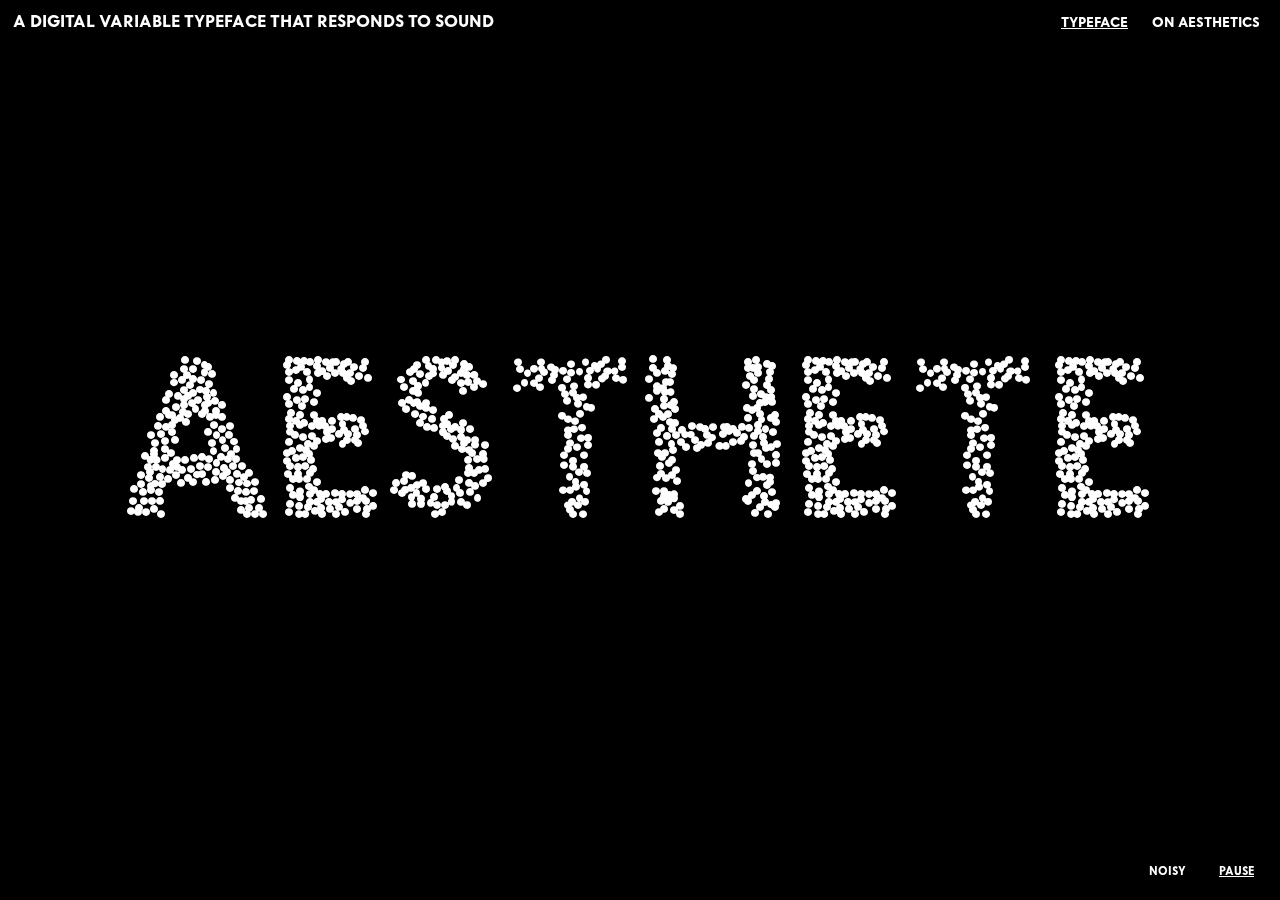
<file: index.html>
<!DOCTYPE html>
<html lang="en">
<head>
  <meta charset="UTF-8">
  <meta name="viewport" content="width=device-width, initial-scale=1.0">
  <title>Aesthete</title>
  <link rel="stylesheet" href="./resources/index.css">
  <link rel="icon" type="image/x-icon" href="./resources/favicon.png">
</head>

<body>
  <div id="menu-bar">
    <div id="menu-right">
      <button id="button-left" type="button">Typeface</button>
      <button id="button-right" type="button">On Aesthetics</button>
    </div>
  </div>

  <div id="mainContent">
    <section class="section section-1">        
      <h1 class="main-text reactive-text">Aesthete</h1>
      <div id="main-info"><p id="main-info-text">A Digital Variable Typeface that Responds to Sound</p>
    </div>
   </section>

    <section class="section section-2">
      <h1 class="display-text" id="displayText">SENSE<br>MEMORY</h1>
      <div class="slider-container">
        <div class="slider-wrapper">
          <input type="range" min="100" max="900" value="100" class="slider" id="weightSlider">
        </div>
        <div class="labels">
          <div class="label-left">
            <div class="label-title">FOCUSED</div>
          </div>
          <div class="label-right">
            <div class="label-title">NOISY</div>
          </div>
        </div>
      </div>
    </section>

    <section class="section section-3">
      <div>
        <p id="about-text">
          Tracing the etymology of <span class="italic">aesthetics</span>, rooted in the Greek <span class="italic">aisthitikos</span>, it originally referred to sensuous perception; cognition through our senses; our bodies' way of perceiving and responding to signals in the world. <span class="italic">Aesthete</span> illustrates this, sensing and reflecting the environment it is used in. Its variability, ranging from focused to illegible noise, mimics our own sensory systems in our technologically-mediated environments. Volume input, in this instance, stands in for sensory noise as a whole; the more stimulus we encounter the more we must dull our senses to compensate, shutting out experience. <span class="italic">Aesthete</span> intentionally engages the body within digital space and technology differently – not as a means for gathering data or capturing attention, but as a mirror for our being in the world, encouraging bodily awareness and play.
        </p>
      </div>
    </section>

    <section class="section section-4">
      <div class="typing-container">
        <textarea id="typingArea" class="typing-area reactive-text" placeholder="Type here" spellcheck="false"></textarea>
      </div>
    </section>
  </div>

  <div id="aestheticsContent" style="display: none;">
    <div id="menu-bar2">
      <p id="menu-left2">Excerpts from Aesthetics and Anaesthetics Part I&II by Susan Buck-Morss</p>
      <div id="menu-right2">
        <button id="button-left2" type="button">Typeface</button>
        <button id="button-right2" type="button">On Aesthetics</button>
      </div>
    </div>

    <div class="section section5">
      <img src="./resources/bodies.png" loading="lazy">
    </div>

    <div class="section alt">
      <p id="aesthetics-title">ON AESTHETICS</p>
    </div>

    <div class="section section6">
      <img src="./resources/collages.jpg" loading="lazy">
    </div>

    <div class="section alt">
      <span class="aesthete discourse reactive-text">DISCOURSE<br>OF THE BODY</span>  
    </div>

    <div class="section alt">
      <img class="text text1" src="./resources/text.jpg" loading="lazy">
    </div>

    <div class="section section7">
      <img src="./resources/collages2.jpg" loading="lazy">
    </div>

    <div class="section alt">
      <span class="aesthete perceptive reactive-text">PERCEPTIVE<br>BY FEELING</span>  
    </div>

    <div class="section alt">
      <img class="text text2" src="./resources/text2.jpg" loading="lazy">
    </div>

    <div class="section section8">
      <img src="./resources/collages3.jpg" loading="lazy">
    </div>

    <div class="section alt">
      <img class="text text3" src="./resources/text3.jpg" loading="lazy">
    </div>

    <div class="section section9">
      <img src="./resources/collages4.jpg" loading="lazy">
    </div>

    <div class="section alt">
      <span class="aesthete world reactive-text">in the<br>world</span>  
    </div>

    <div class="section alt">
      <img class="text text4" src="./resources/text4.jpg" loading="lazy">
    </div>

    <div class="section section10">
      <img src="./resources/collages5.jpg" loading="lazy">
    </div>

    <div class="section alt">
      <span class="aesthete stimuli reactive-text">psychic<br>shock</span>
    </div>

    <div class="section alt">
      <img class="text text5" src="./resources/text5.jpg" loading="lazy">
    </div>

    <div class="section section11">
      <img src="./resources/collages6.jpg" loading="lazy">
    </div>

    <div class="section alt">
      <img class="text text6" src="./resources/text6.jpg" loading="lazy">
    </div>

    <div class="section section12">
      <img src="./resources/collages7.jpg" loading="lazy">
    </div>

    <div class="section alt">
      <span class="aesthete factory reactive-text">injuring<br>the senses</span>
    </div>

    <div class="section alt">
      <img class="text text7" src="./resources/text7.jpg" loading="lazy">
    </div>

    <div class="section section13">
      <img src="./resources/collages8.jpg" loading="lazy">
    </div>

    <div class="section alt">
      <img class="text text8" src="./resources/text8.jpg" loading="lazy">
    </div>

    <div class="section section14">
      <img src="./resources/collages9.jpg" loading="lazy">
    </div>

    <div class="section alt">
      <img class="text text9" src="./resources/text9.jpg" loading="lazy">
    </div>

    <div class="section section15">
      <img src="./resources/collages10.jpg" loading="lazy">
    </div>

    <div class="section alt">
      <span class="aesthete control reactive-text">control<br>through<br>excess</span>
    </div>

    <div class="section alt">
      <img class="text text10" src="./resources/text10.jpg" loading="lazy">
    </div>

    <div class="section section16">
      <img src="./resources/collages11.jpg" loading="lazy">
    </div>

    <div class="section alt">
      <span class="aesthete perception reactive-text">crisis in<br>perception</span>
    </div>

    <div class="section alt">
      <img class="text text11" src="./resources/text11.jpg" loading="lazy">
    </div>

    <div class="section section17">
      <img src="./resources/collages12.jpg" loading="lazy">
    </div>

    <div class="section alt">
      <img class="text text12" src="./resources/text12.jpg" loading="lazy">
    </div>

    <div class="section section18">
      <img src="./resources/collages13.jpg" loading="lazy">
    </div>

    <div class="section alt">
      <span class="aesthete body reactive-text">a body<br>divorced</span>
    </div>

    <div class="section alt">
      <img class="text text13" src="./resources/text13.jpg" loading="lazy">
    </div>

    <div class="section section19">
      <img src="./resources/collages14.jpg" loading="lazy">
    </div>

    <div class="section alt">
      <span class="aesthete reception reactive-text">loss of<br>reception</span>
    </div>

    <div class="section alt">
      <img class="text text14" src="./resources/text14.jpg" loading="lazy">
    </div>

    <div class="section section20">
      <img src="./resources/collages15.jpg" loading="lazy">
    </div>

    <div class="section alt">
      <img class="text text15" src="./resources/text15.jpg" loading="lazy">
    </div>
  </div>

 <!-- AUDIO -->
<div style="position: fixed; bottom: 10px; right: 10px; display: flex; gap: 1px; font-family: 'Digital Sans Bold', monospace; font-size: 11px; z-index: 1000;">
  <button id="noisyBtn" style="background: transparent; border: none; color: white; padding: 6px 12px; cursor: pointer; font-family: inherit; font-size: inherit; font-weight: normal; text-decoration: none;">NOISY</button>
  <button id="pauseBtn" style="background: transparent; border: none; color: white; padding: 6px 12px; cursor: pointer; font-family: inherit; font-size: inherit; font-weight: normal; text-decoration: underline;">PAUSE</button>
</div>

<audio id="backgroundAudio" loop>
  <source src="./resources/sounds.mp3" type="audio/mpeg">
</audio>

<!-- NAVIGATION -->
<script>
  const mainContent = document.getElementById('mainContent');
  const aestheticsContent = document.getElementById('aestheticsContent');
  const buttonLeft = document.getElementById('button-left');
  const buttonRight = document.getElementById('button-right');
  const buttonLeft2 = document.getElementById('button-left2');
  const buttonRight2 = document.getElementById('button-right2');

  let mainScrollPosition = 0;
  let aestheticsScrollPosition = 0;

  function showTypefacePage() {
    aestheticsScrollPosition = window.scrollY;
    mainContent.style.display = 'block';
    aestheticsContent.style.display = 'none';
    document.getElementById('menu-bar').style.display = 'block';
    
    document.getElementById('noisyBtn').style.color = 'white';
    document.getElementById('pauseBtn').style.color = 'white';
    
    setTimeout(() => {
      window.scrollTo(0, mainScrollPosition);
    }, 0);
  }

  function showAestheticsPage() {
    mainScrollPosition = window.scrollY;
    mainContent.style.display = 'none';
    aestheticsContent.style.display = 'block';
    document.getElementById('menu-bar').style.display = 'none';
    
    document.getElementById('noisyBtn').style.color = 'black';
    document.getElementById('pauseBtn').style.color = 'black';
    
    setTimeout(() => {
      window.scrollTo(0, aestheticsScrollPosition);
    }, 0);
  }

  buttonLeft.addEventListener('click', showTypefacePage);
  buttonRight.addEventListener('click', showAestheticsPage);
  buttonLeft2.addEventListener('click', showTypefacePage);
  buttonRight2.addEventListener('click', showAestheticsPage);
</script>

<!-- SLIDER -->
<script>
  const weightSlider = document.getElementById('weightSlider');
  const displayText = document.getElementById('displayText');
  const section2 = document.querySelector('.section-2');
  const labels = document.querySelector('.labels');

  if (weightSlider && displayText && section2 && labels) {
    weightSlider.addEventListener('input', function() {
      const weight = this.value;
      displayText.style.fontVariationSettings = `'wght' ${weight}`;
      
      const progress = (weight - 100) / 800;
      
      const bgR = Math.round(124 + (255 - 124) * progress);
      const bgG = Math.round(187 + (255 - 187) * progress);
      const bgB = Math.round(240 + (255 - 240) * progress);
      section2.style.backgroundColor = `rgb(${bgR}, ${bgG}, ${bgB})`;
      
      const textR = Math.round(200 + (0 - 200) * progress);
      const textG = Math.round(255 + (0 - 255) * progress);
      const textB = Math.round(109 + (0 - 109) * progress);
      const textColor = `rgb(${textR}, ${textG}, ${textB})`;
      
      displayText.style.color = textColor;
      labels.style.color = textColor;
    });
  }
</script>

<!-- REACTIVE -->
<script>
  let audioContext, analyser, dataArray;
  const reactiveElements = document.querySelectorAll('.reactive-text');
  const audioElement = document.getElementById('backgroundAudio');
  const noisyBtn = document.getElementById('noisyBtn');
  const pauseBtn = document.getElementById('pauseBtn');

  window.addEventListener('load', async () => {
    try {
      const stream = await navigator.mediaDevices.getUserMedia({ 
        audio: { echoCancellation: false, noiseSuppression: false, autoGainControl: false }
      });
      
      audioContext = new (window.AudioContext || window.webkitAudioContext)();
      analyser = audioContext.createAnalyser();
      analyser.fftSize = 2048;
      analyser.smoothingTimeConstant = 0.18;
      dataArray = new Uint8Array(analyser.frequencyBinCount);
      
      audioContext.createMediaStreamSource(stream).connect(analyser);
      
      // Start animation loop
      (function analyze() {
        analyser.getByteFrequencyData(dataArray);
        const normalized = (dataArray.reduce((a, b) => a + b) / dataArray.length) / 255;
        
        const weight = normalized < 0.07 ? 100 + (normalized / 0.07) * 700 :
                       normalized < 0.10 ? 250 + ((normalized - 0.08) / 0.10) * 900 :
                       600 + Math.pow((normalized - 0.20) / 0.80, 0.4) * 1300;
        
        reactiveElements.forEach(el => el.style.fontVariationSettings = `'wght' ${Math.round(weight)}`);
        requestAnimationFrame(analyze);
      })();
      
    } catch (e) {
      console.error('Mic error:', e);
    }
  });

  noisyBtn.onclick = () => {
    audioElement.play();
    noisyBtn.style.textDecoration = 'underline';
    pauseBtn.style.textDecoration = 'none';
  };

  pauseBtn.onclick = () => {
    audioElement.pause();
    pauseBtn.style.textDecoration = 'underline';
    noisyBtn.style.textDecoration = 'none';
  };
</script>
  
</body>
</html>
</file>
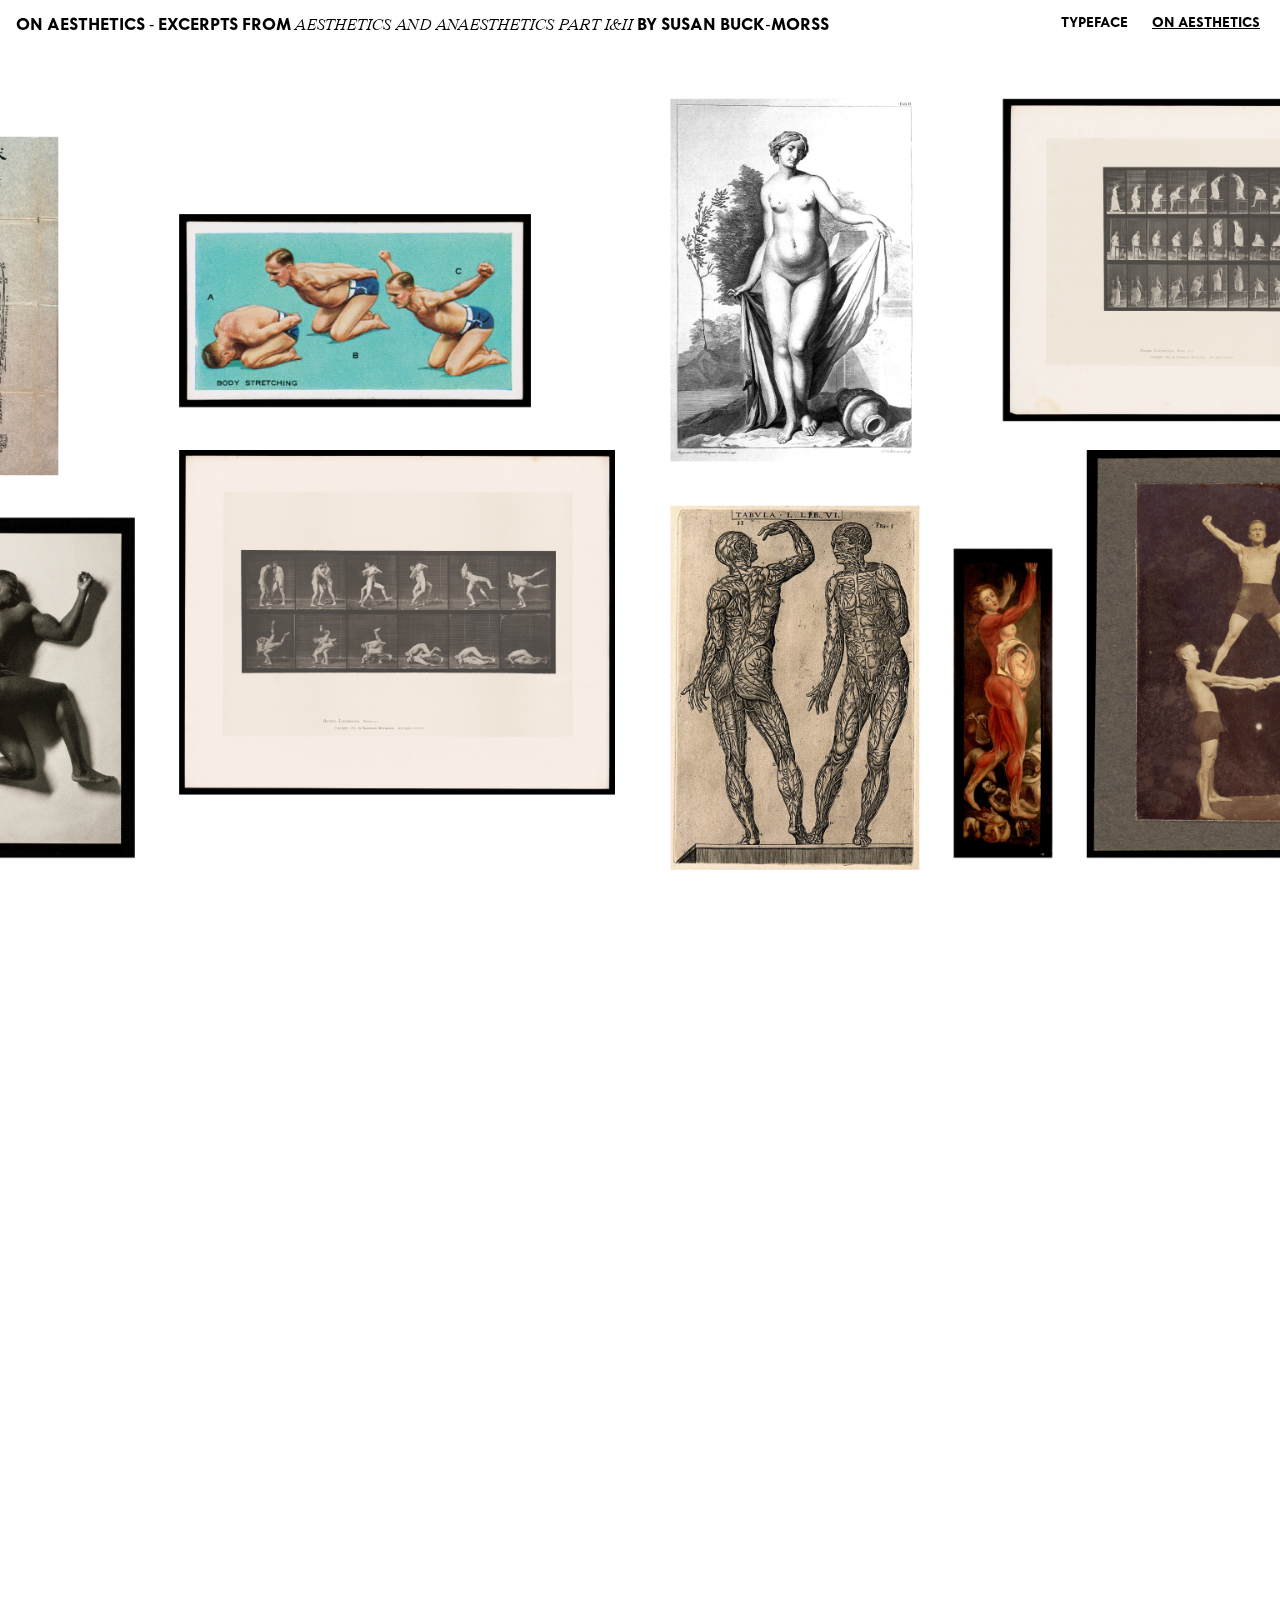
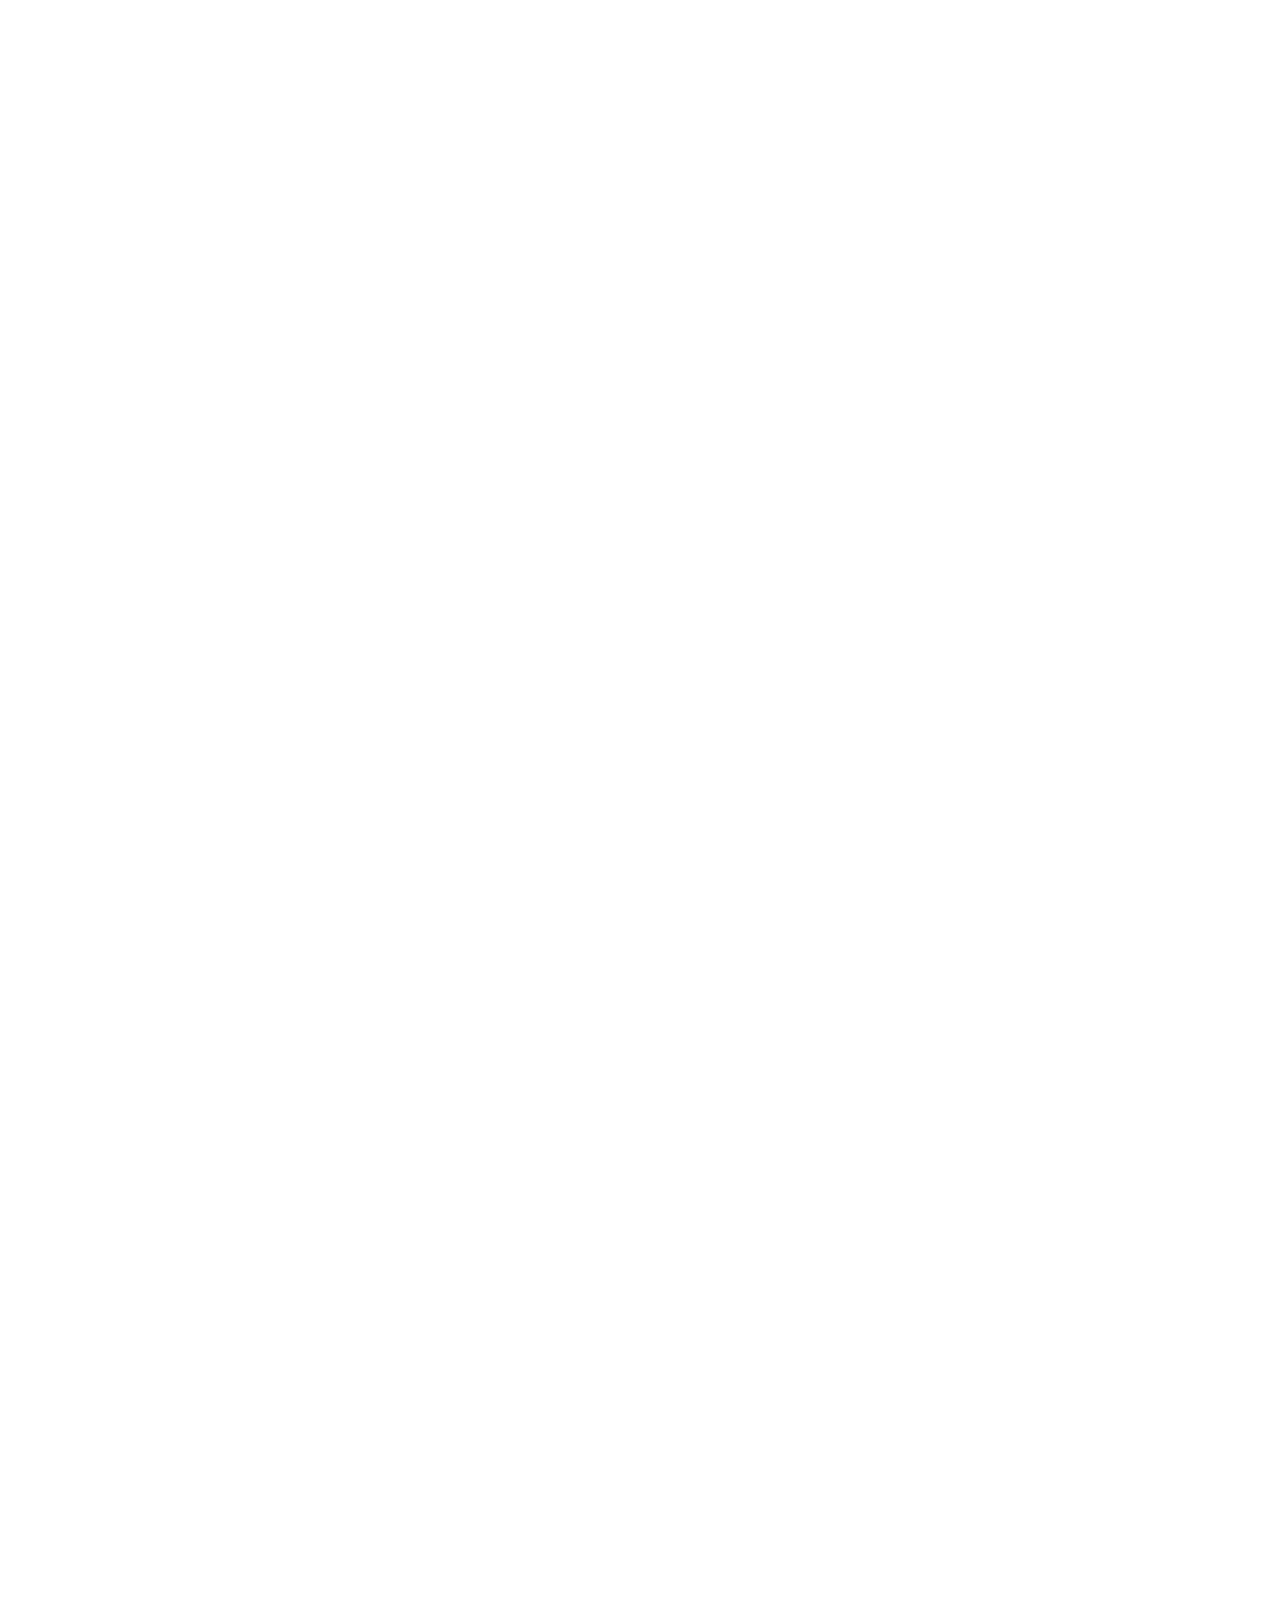
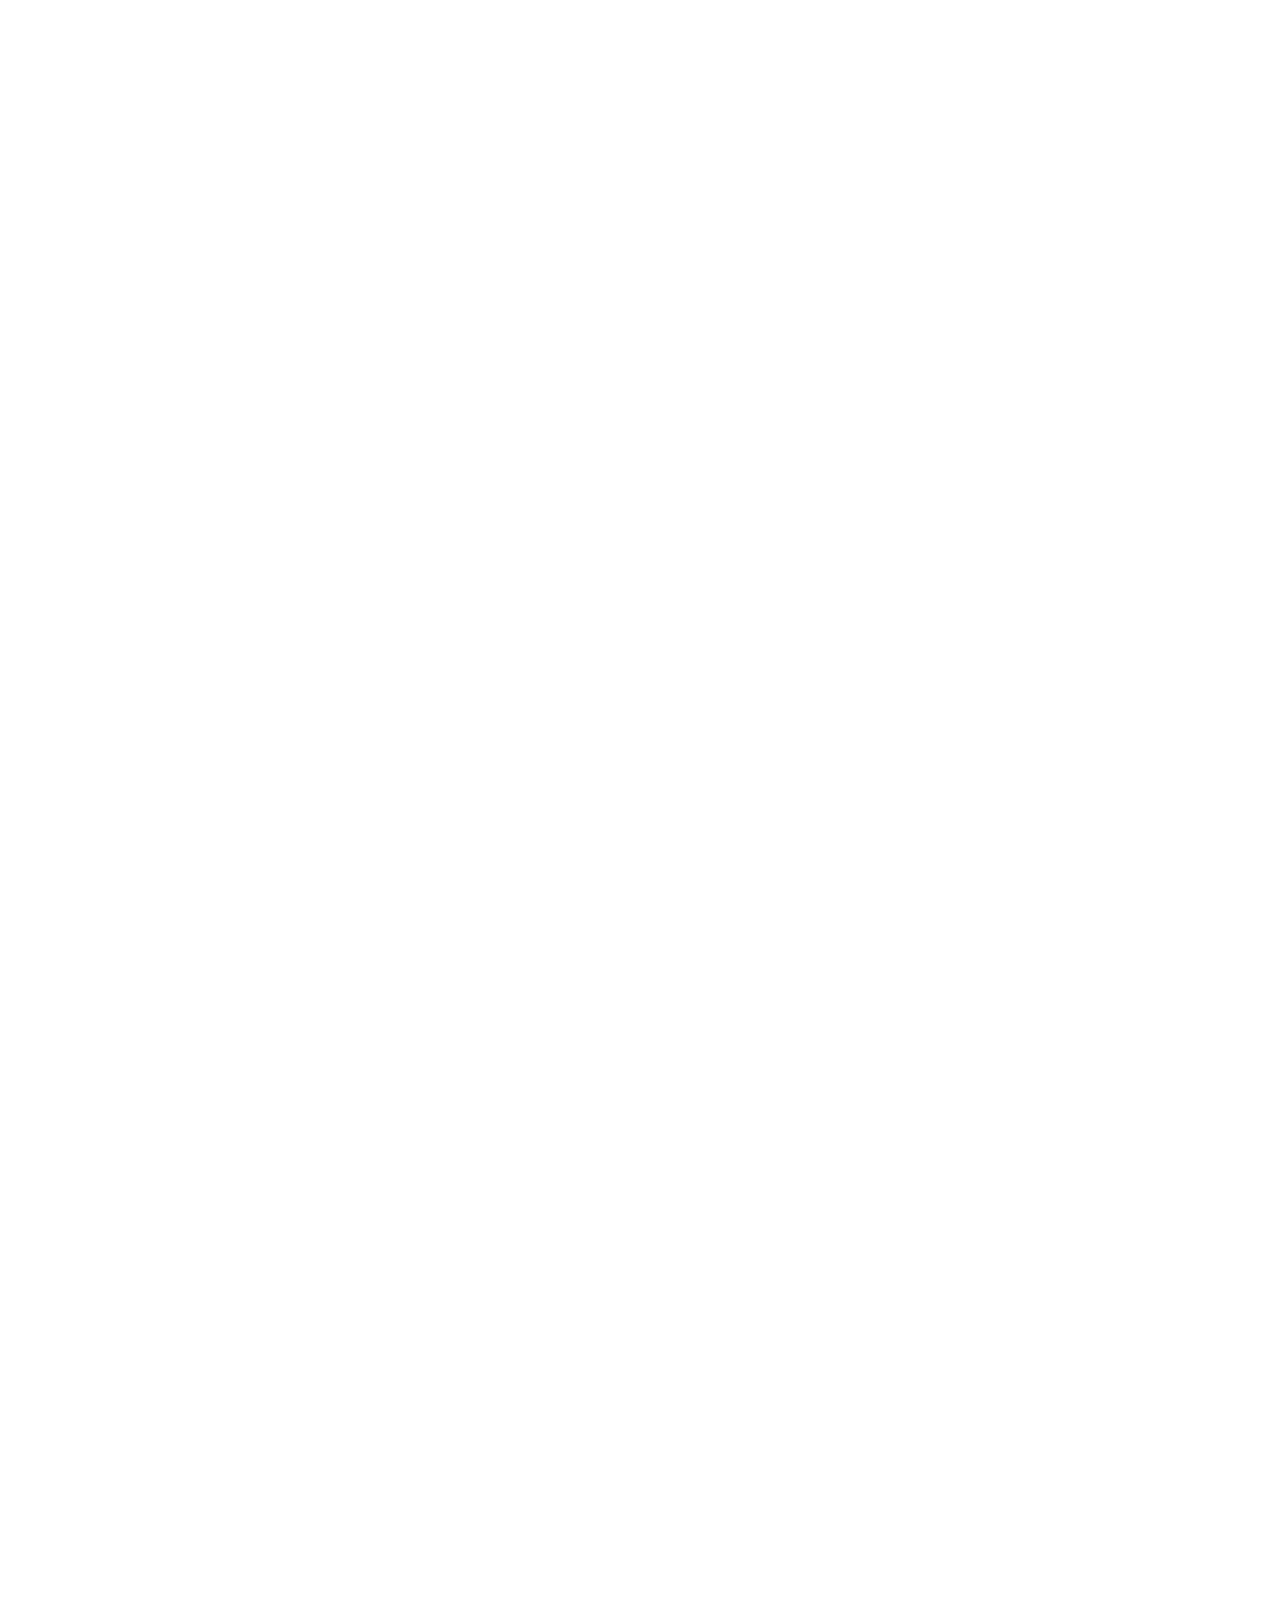
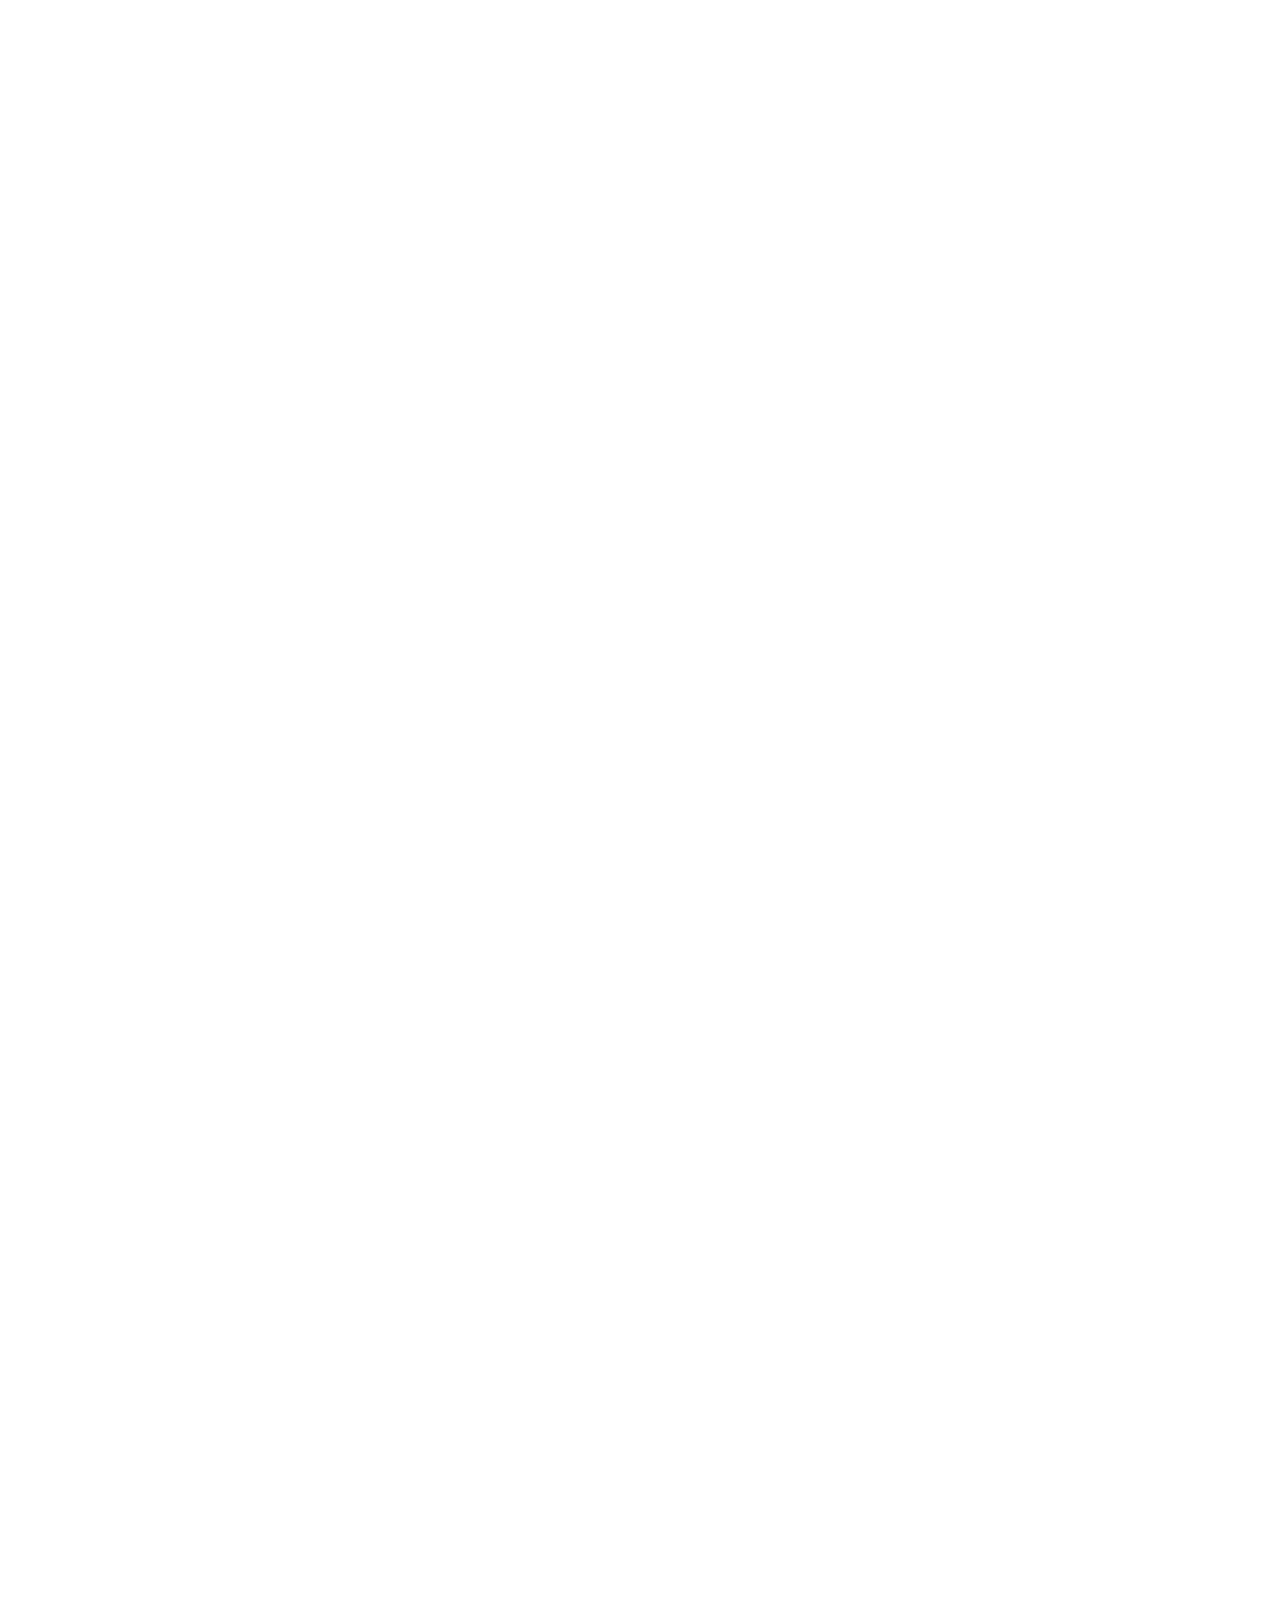
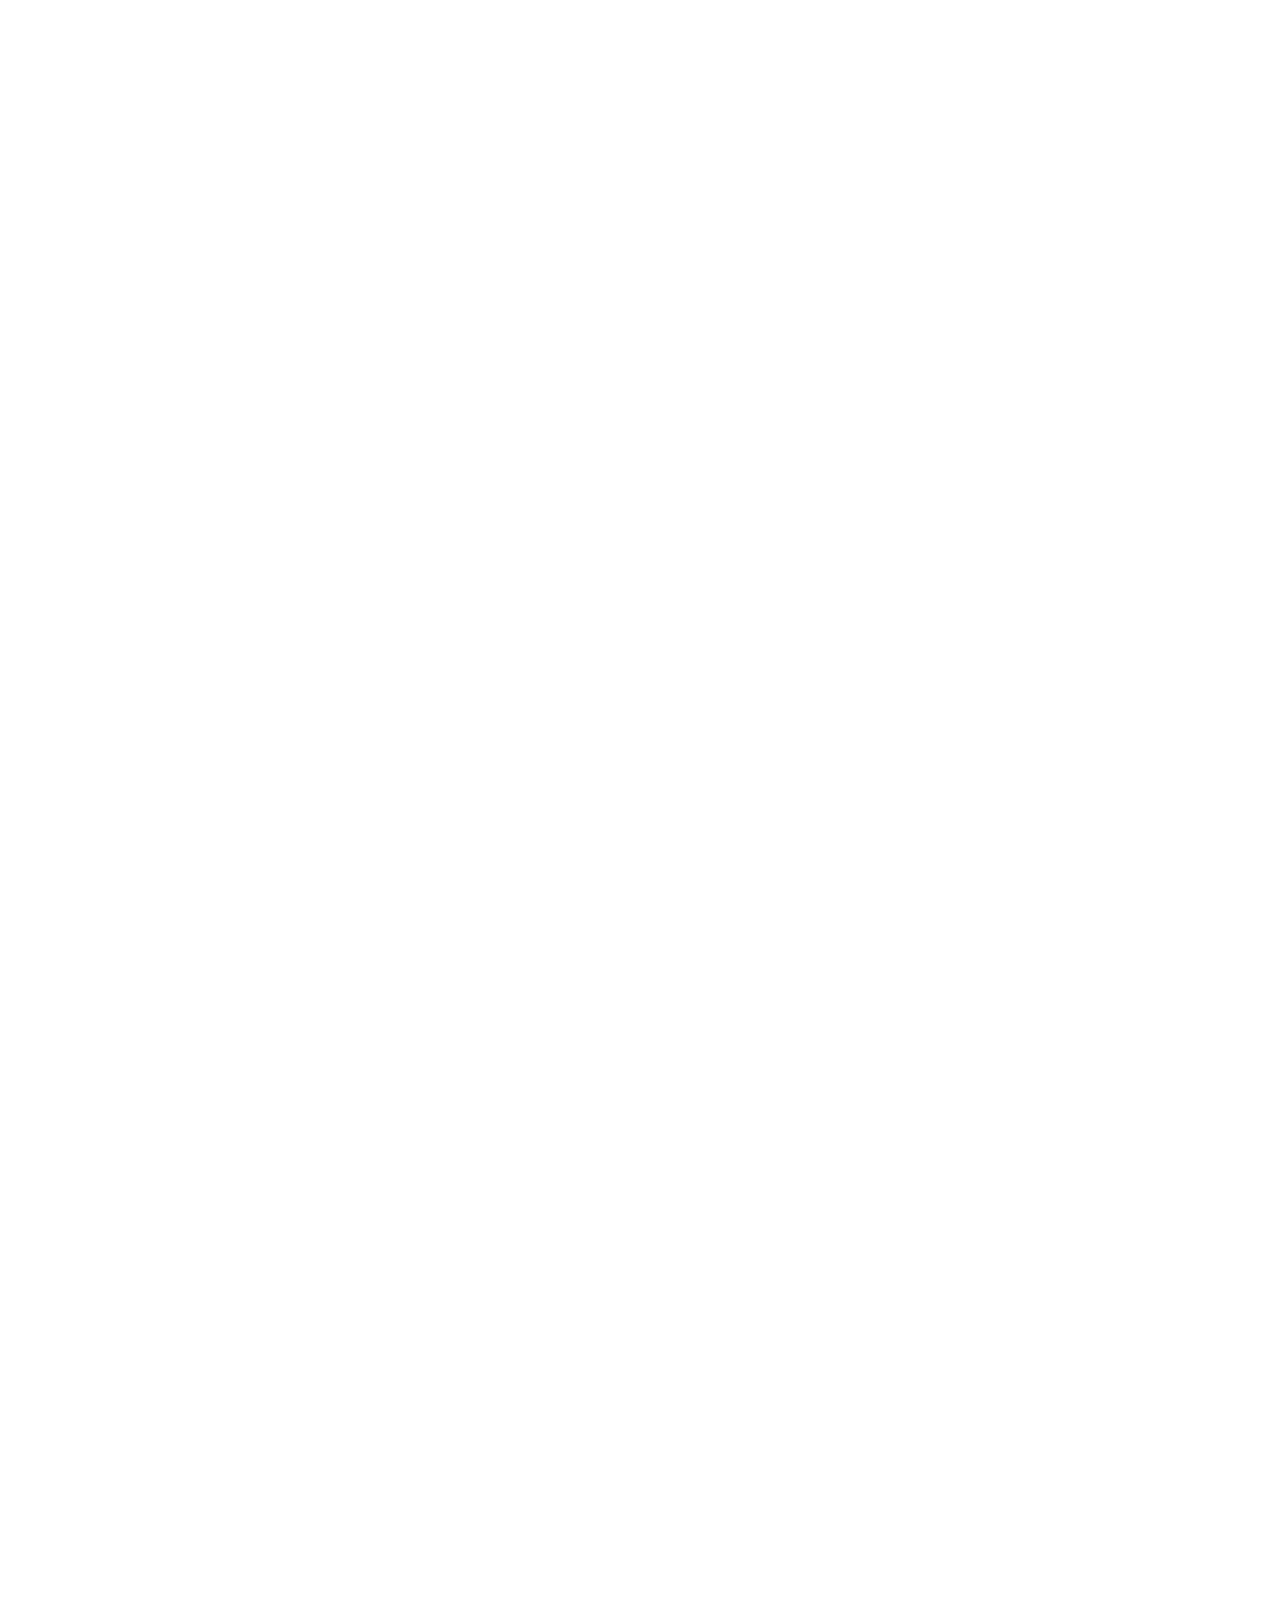
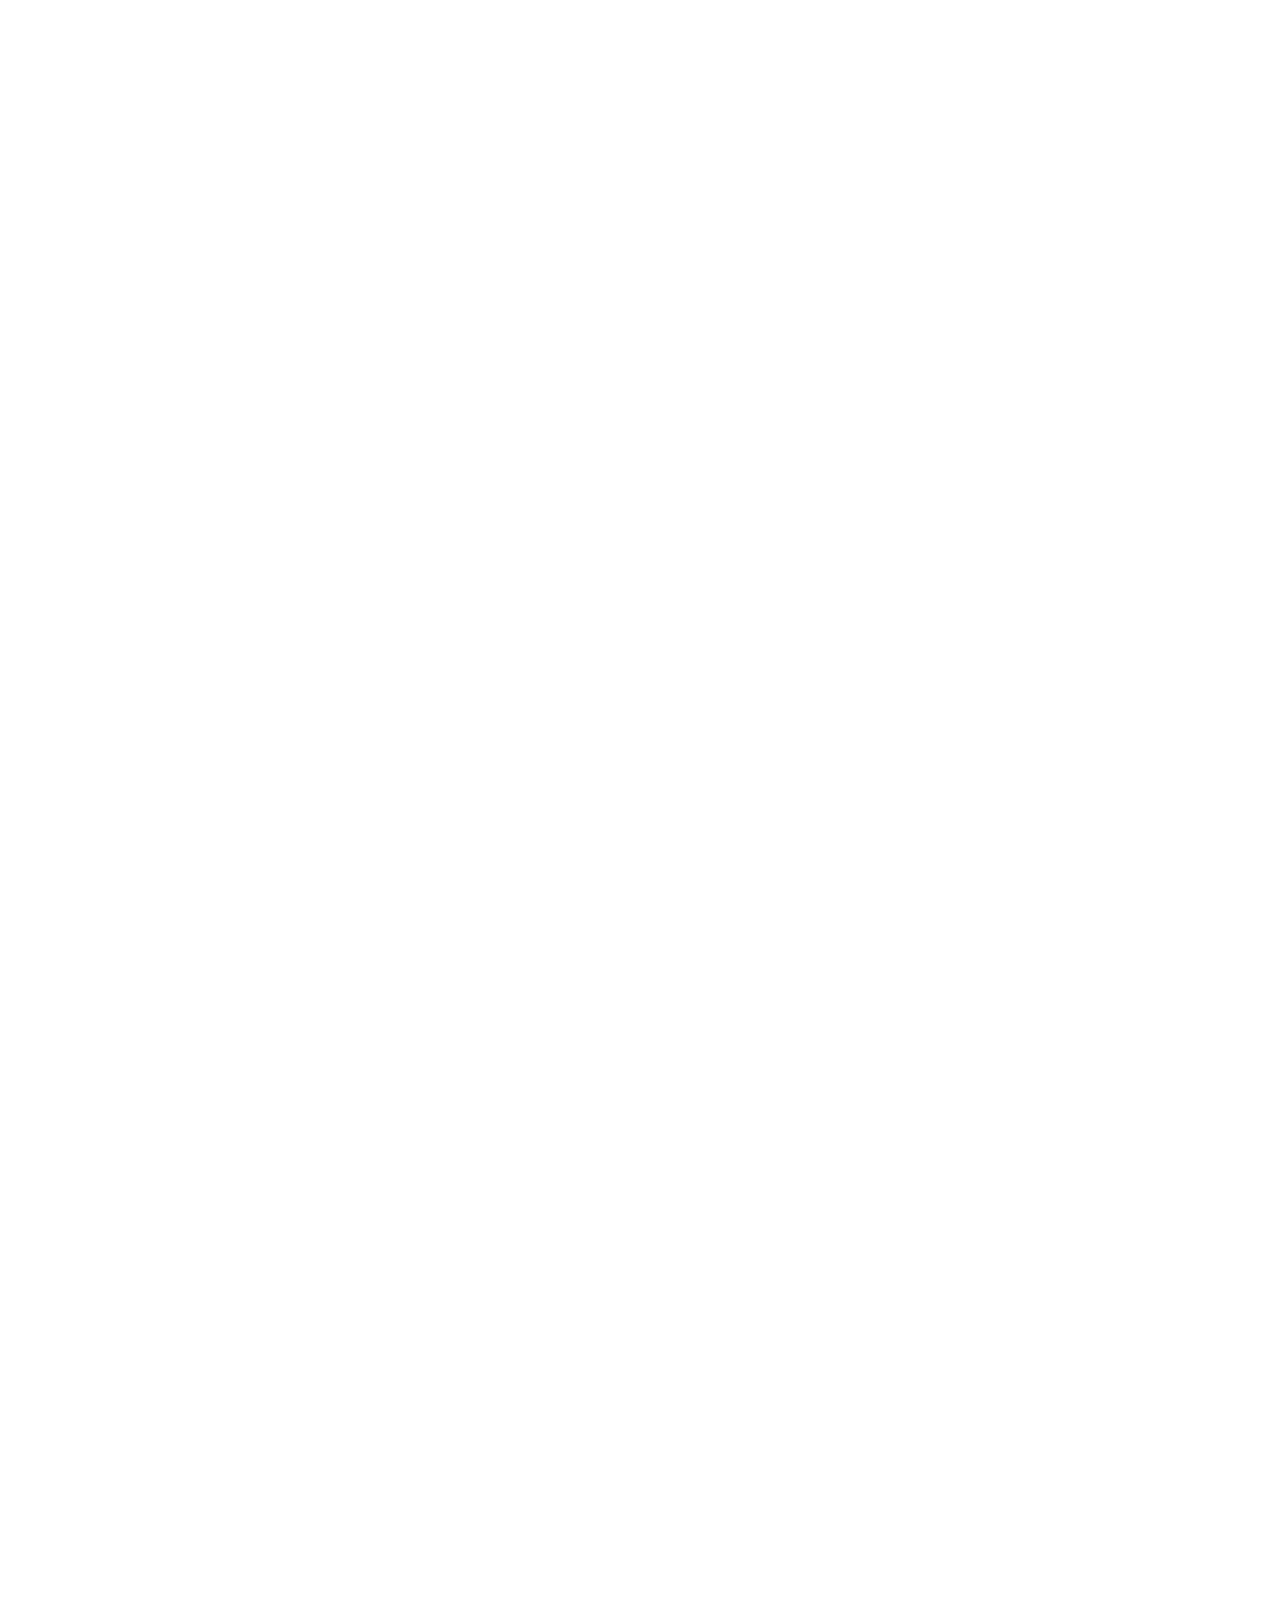
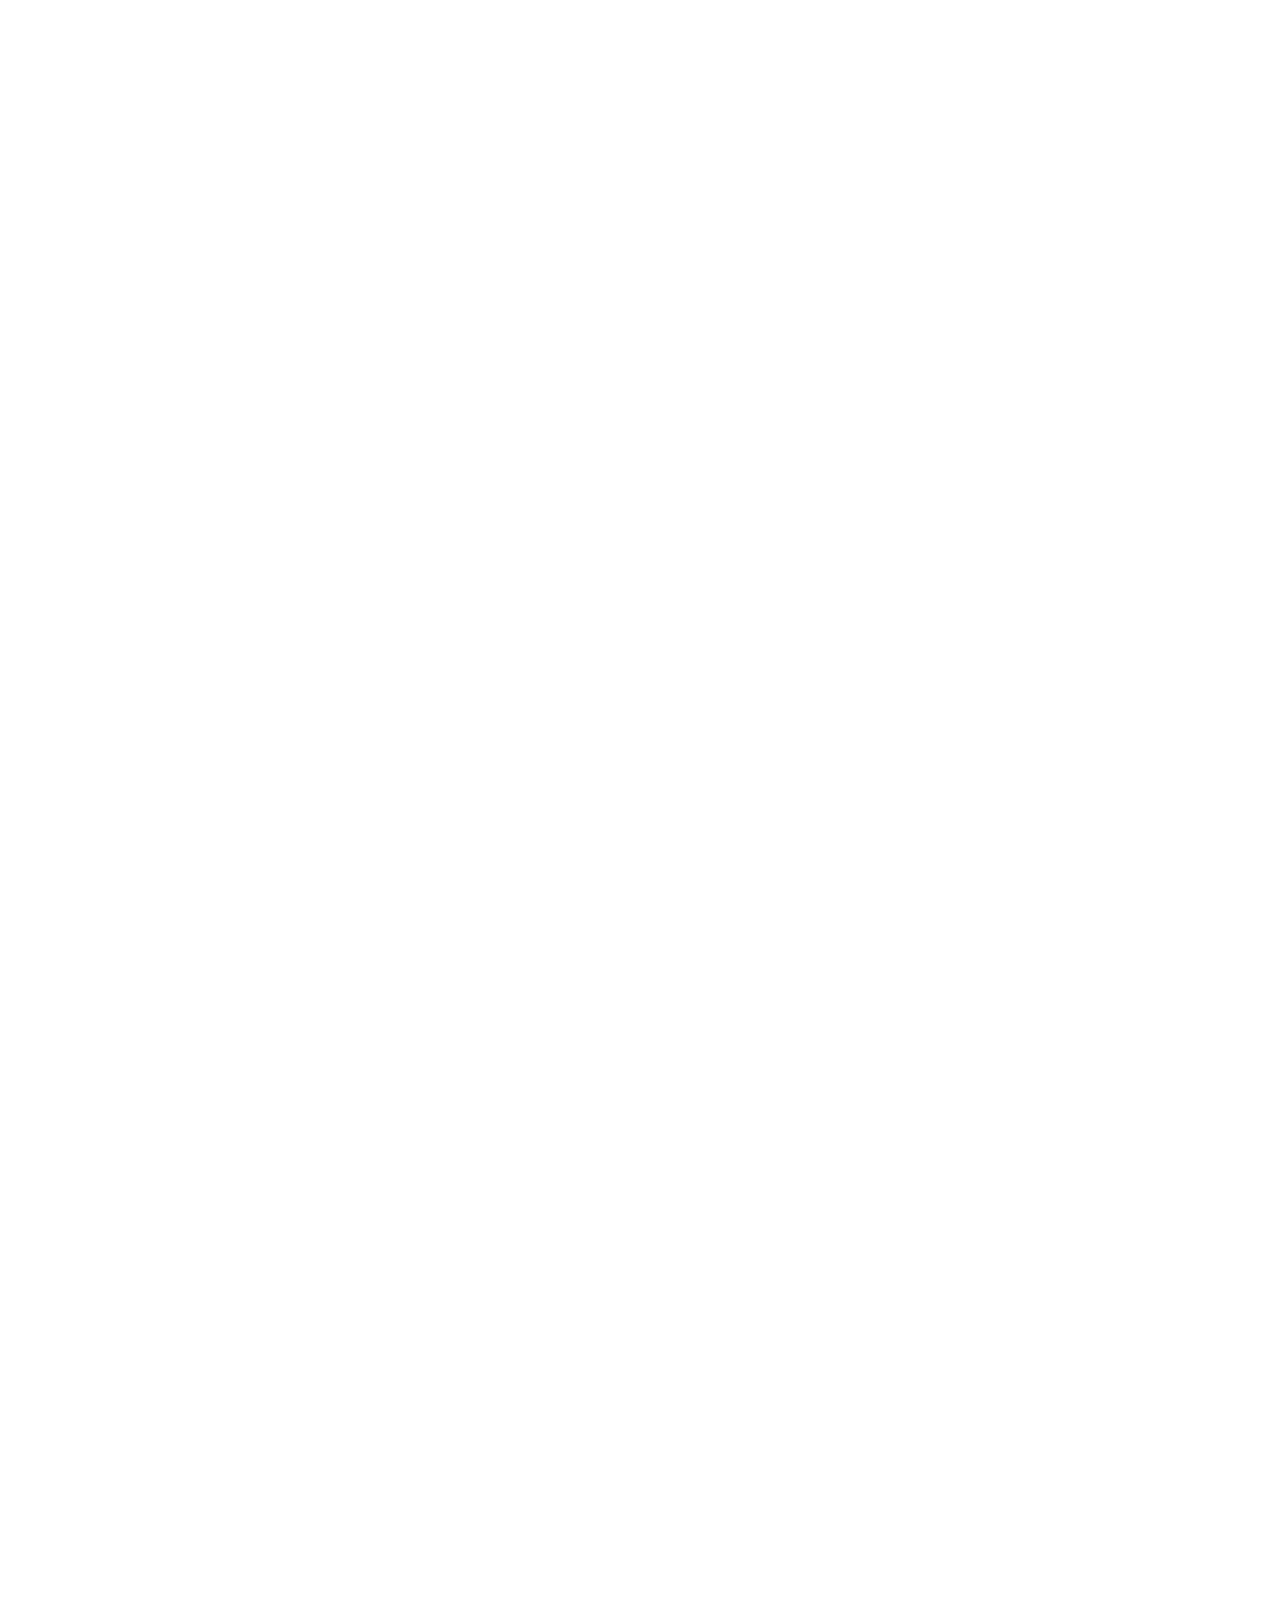
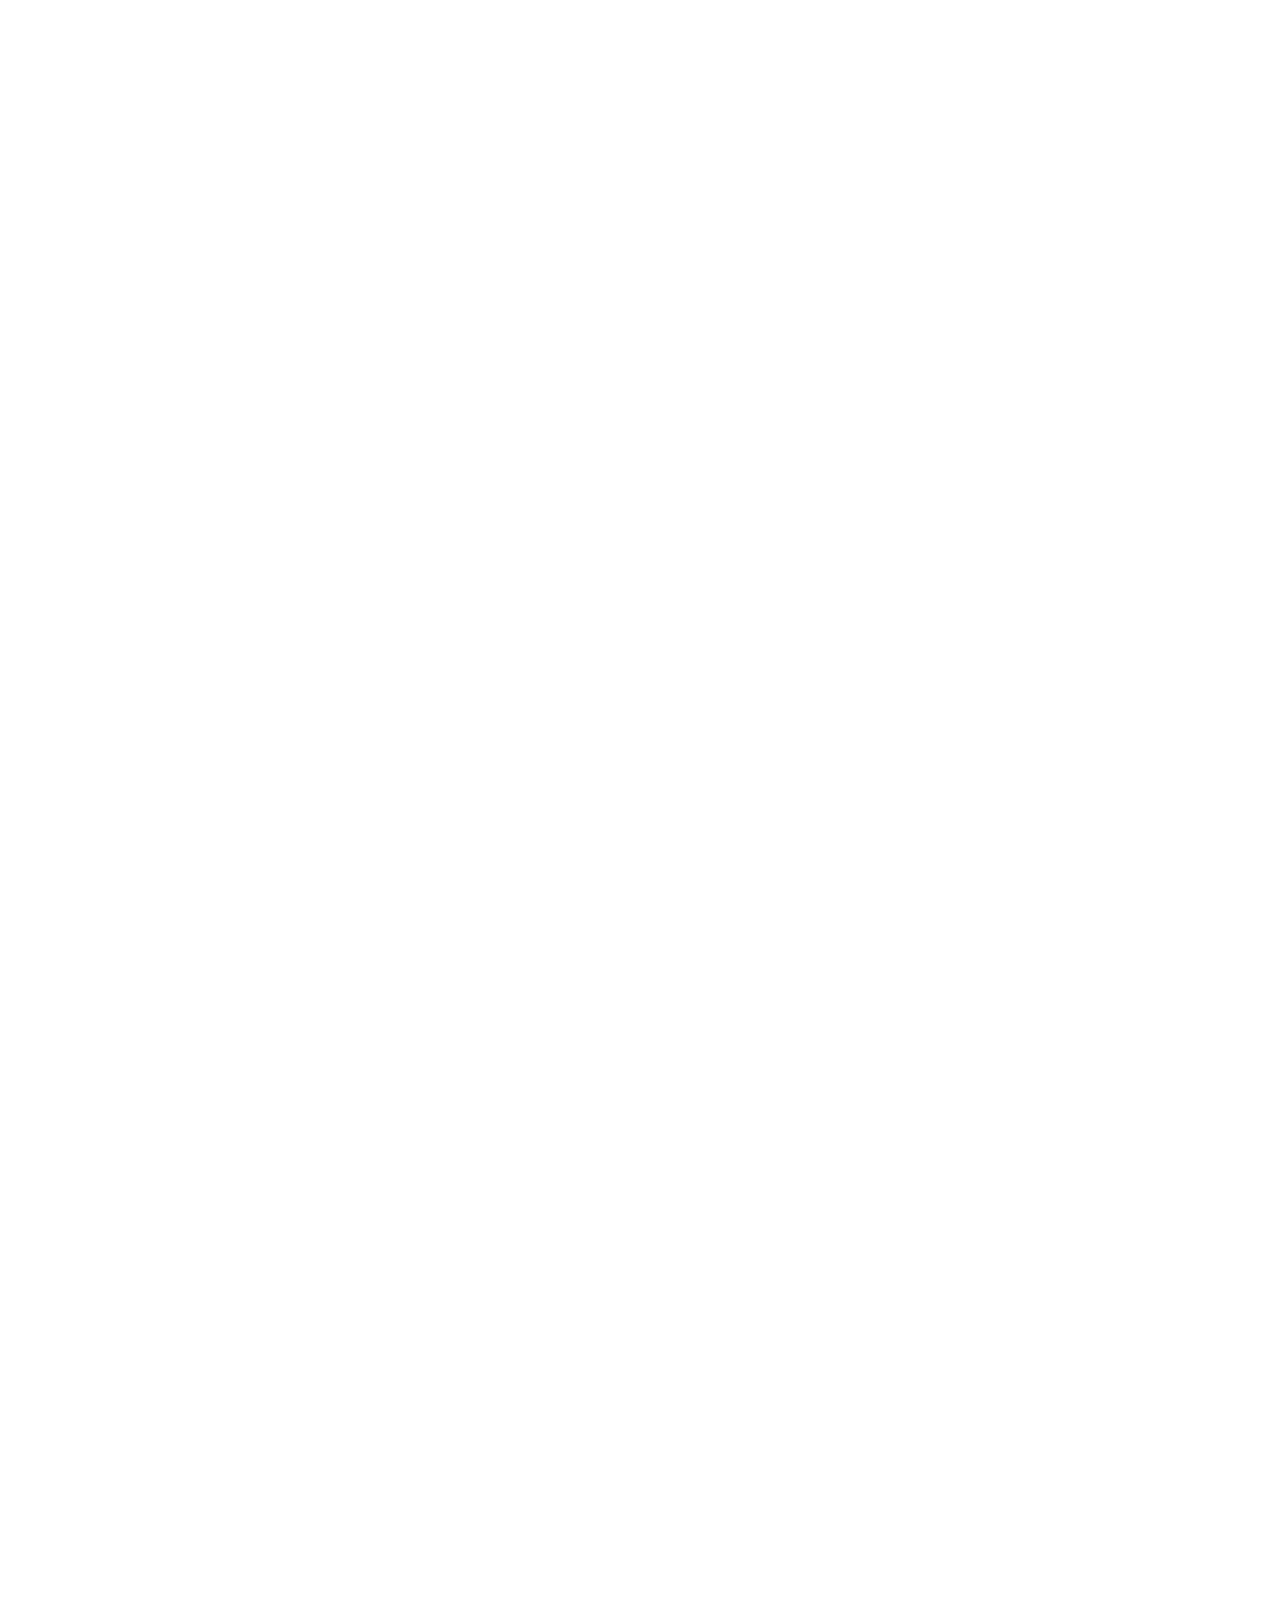
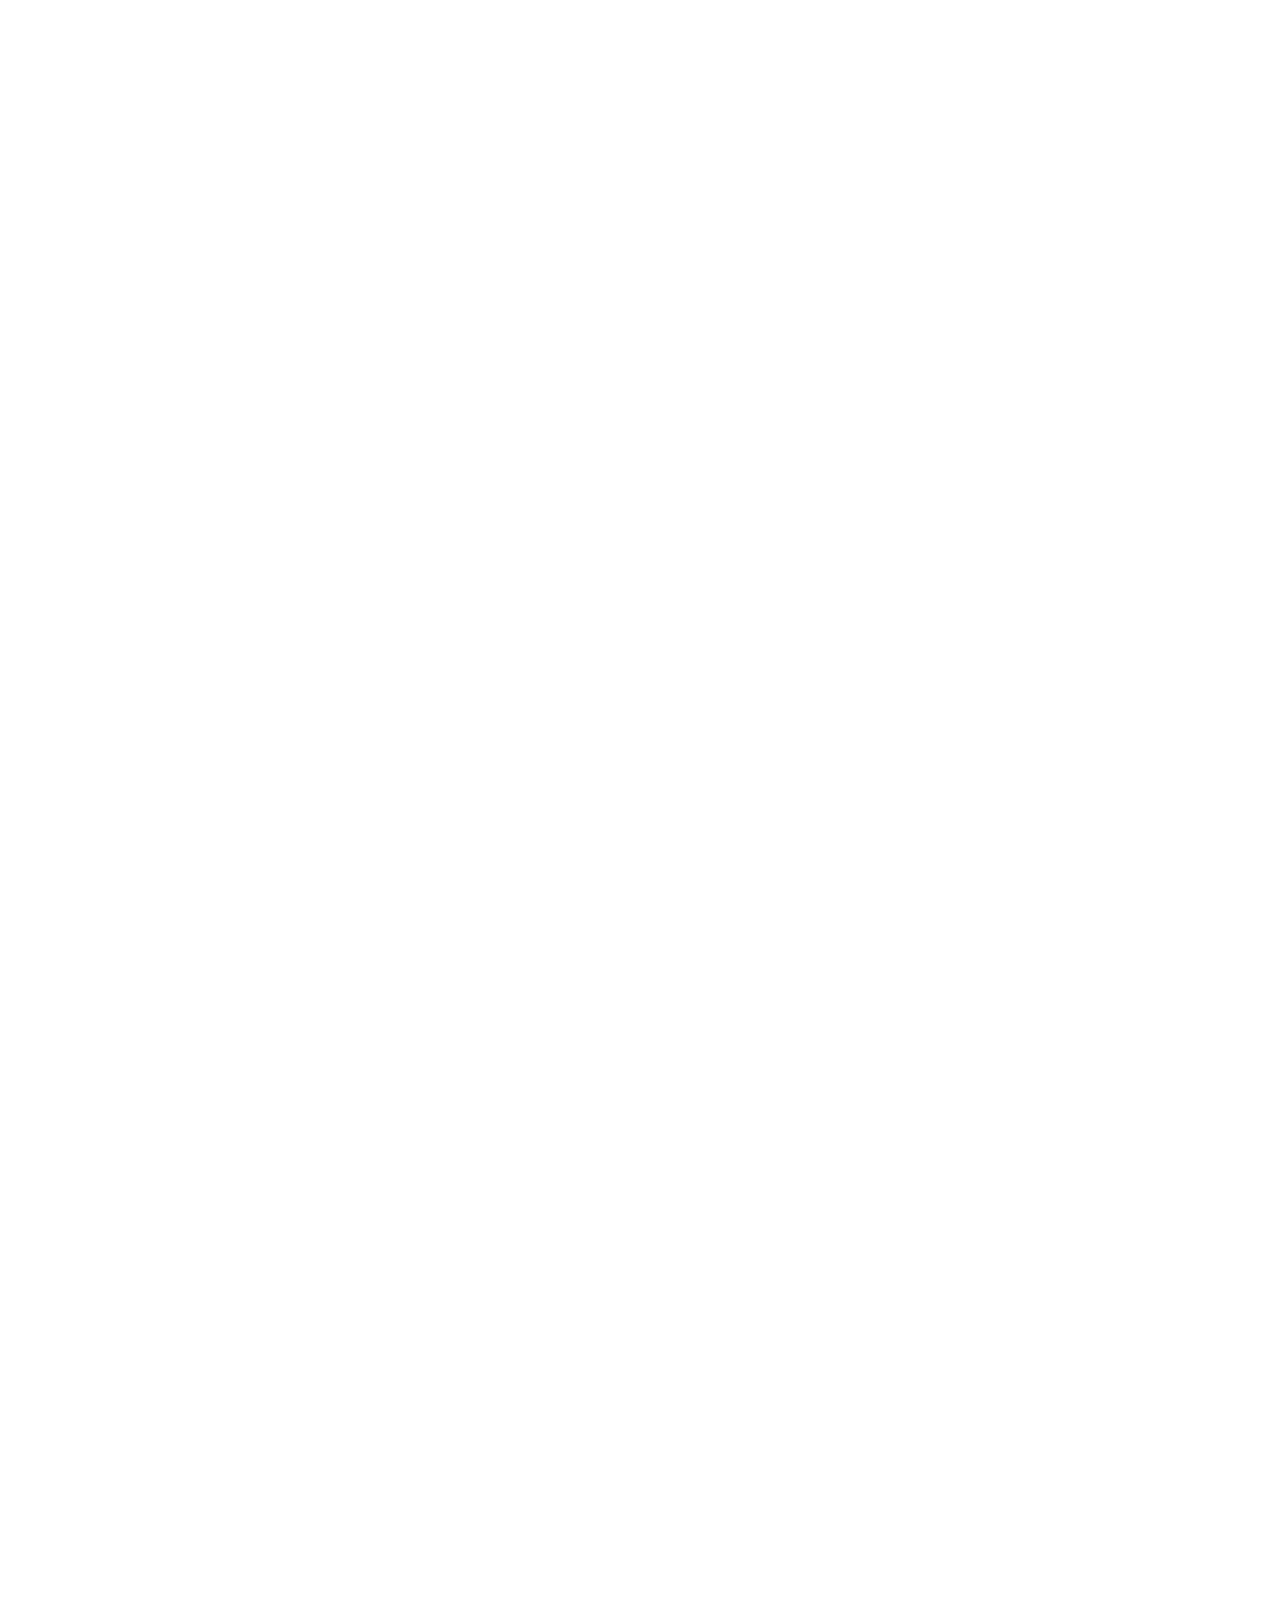
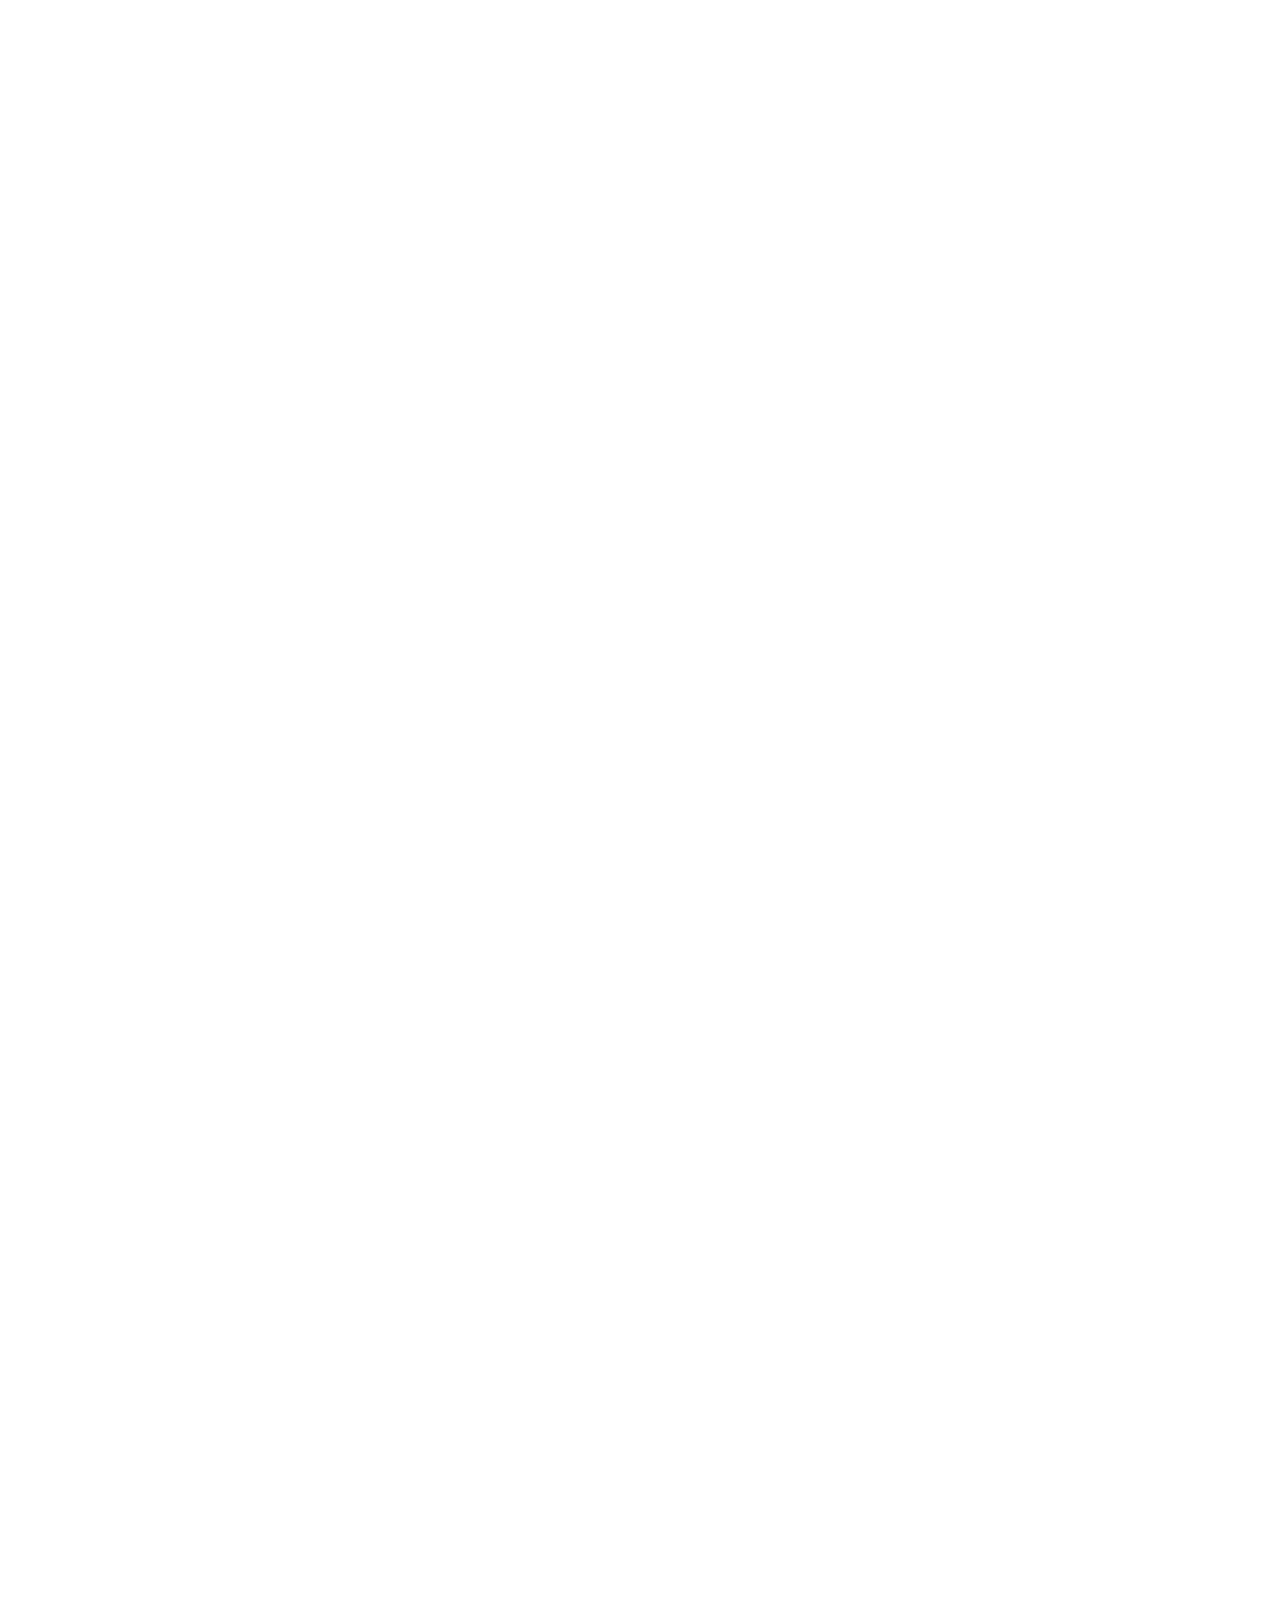
<file: onaesthetics.html>
<!DOCTYPE html>
<html lang="en">
<head>
  <meta charset="UTF-8">
  <meta name="viewport" content="width=device-width, initial-scale=1.0">
  <title>Aesthete</title>
  <link rel="stylesheet" href="./resources/index.css">
  <link rel="icon" type="image/x-icon" href="./resources/favicon.png">
</head>

<body>
  <div id="menu-bar2">
    <p id="menu-left2">On Aesthetics - Excerpts from <span class="italic">Aesthetics and Anaesthetics Part I&II</span> by Susan Buck-Morss</p>
    <div id="menu-right2">
      <button id="button-left2" type="button" onclick="window.location.href='./index.html';">Typeface</button>
      <button id="button-right2" type="button">On Aesthetics</button>
    </div>
  </div>

  <div class="section section5">
    <img src="./resources/bodies.png">
  </div>

  <div class="section alt">
    <p id="aesthetics-title">ON AESTHETICS</p>
  </div>

  <div class="section section6">
    <img src="./resources/collages.jpg">
  </div>

    <div class="section alt">
    <span class="aesthete discourse">DISCOURSE<br>OF THE BODY</span>  
  </div>

      <div class="section alt">
    <img class="text text1" src="./resources/text.jpg">
  </div>

    <div class="section section7">
    <img src="./resources/collages2.jpg">
  </div>

    <div class="section alt">
     <span class="aesthete perceptive">PERCEPTIVE<br>BY FEELING</span>  
    </div>

        <div class="section alt">
    <img class="text text2" src="./resources/text2.jpg">
    </div>

    <div class="section section8">
    <img src="./resources/collages3.jpg">
  </div>

    <div class="section alt">
     <span class="aesthete instinct">INSTINCTUAL</span>
     </div>

         <div class="section alt">
    <img class="text text3" src="./resources/text3.jpg">
     </div>

    <div class="section section9">
    <img src="./resources/collages4.jpg">
  </div>

    <div class="section alt">
     <span class="aesthete world">in the<br>world</span>  
    </div>

        <div class="section alt">
     <img class="text text4" src="./resources/text4.jpg">
    </div>

    <div class="section section10">
    <img src="./resources/collages5.jpg">
  </div>

    <div class="section alt">
     <span class="aesthete stimuli">psychic<br>shock</span>
  </div>

      <div class="section alt">
    <img class="text text5" src="./resources/text5.jpg">
  </div>

    <div class="section section11">
    <img src="./resources/collages6.jpg">
  </div>

    <div class="section alt">
     <span class="aesthete mimetic">shock<br>absorber</span>
  </div>

      <div class="section alt">
    <img class="text text6" src="./resources/text6.jpg">
  </div>

      <div class="section section12">
    <img src="./resources/collages7.jpg">
  </div>

    <div class="section alt">
     <span class="aesthete factory">injuring<br>the senses</span>
  </div>

      <div class="section alt">
    <img class="text text7" src="./resources/text7.jpg">
  </div>

        <div class="section section13">
    <img src="./resources/collages8.jpg">
  </div>

    <div class="section alt">
     <span class="aesthete sealed">sealed<br>off</span>
  </div>

      <div class="section alt">
    <img class="text text8" src="./resources/text8.jpg">
  </div>

          <div class="section section14">
    <img src="./resources/collages9.jpg">
  </div>

    <div class="section alt">
     <span class="aesthete anaesthetic">anaesthetic</span>
  </div>

      <div class="section alt">
    <img class="text text9" src="./resources/text9.jpg">
  </div>

    <div class="section section15">
    <img src="./resources/collages10.jpg">
  </div>

    <div class="section alt">
     <span class="aesthete control">control<br>through<br>excess</span>
  </div>

      <div class="section alt">
    <img class="text text10" src="./resources/text10.jpg">
  </div>

    <div class="section section16">
    <img src="./resources/collages11.jpg">
  </div>

    <div class="section alt">
     <span class="aesthete perception">crisis in<br>perception</span>
  </div>

      <div class="section alt">
    <img class="text text11" src="./resources/text11.jpg">
  </div>

    <div class="section section14">
    <img src="./resources/collages12.jpg">
  </div>

    <div class="section alt">
     <span class="aesthete passing">passing<br>through</span>
  </div>

      <div class="section alt">
    <img class="text text12" src="./resources/text12.jpg">
  </div>

    <div class="section section15">
    <img src="./resources/collages13.jpg">
  </div>

    <div class="section alt">
     <span class="aesthete body">a physical<br>body</span>
  </div>

      <div class="section alt">
    <img class="text text13" src="./resources/text13.jpg">
  </div>

    <div class="section section16">
    <img src="./resources/collages14.jpg">
  </div>

    <div class="section alt">
     <span class="aesthete reception">anaestheticization<br>of reception</span>
  </div>


      <div class="section alt">
    <img class="text text14" src="./resources/text14.jpg">
  </div>

    <div class="section section17">
    <img src="./resources/collages15.jpg">
  </div>

    <div class="section alt">
     <span class="aesthete modern">modern<br>experience</span>
  </div>

      <div class="section alt">
    <img class="text text15" src="./resources/text15.jpg">
  </div>


</body>
</html>
</file>
<file: resources/index.css>
@font-face {
      font-family: Aesthete;
      src: url("./NoisyTest.ttf") format("truetype");
      }

      @font-face {
      font-family: Kormalink;
      src: url("./WT_Kormelink_Roman_WEB_1.1.woff");
      }

      @font-face {
      font-family: Kormalink Italic;
      src: url("./WT_Kormelink_Italic.woff");
      }

      @font-face {
      font-family: Digital Sans Bold;
      src: url("./DigitalSans.otf");
      }

* {
  margin: 0;
  padding: 0;
  box-sizing: border-box;
  /* scroll-behavior: smooth;     */
  font-family: 'Kormalink', 'Times New Roman', Times, serif;
}

html, body {
  height: 100%;
  overflow: hidden; 
}

#mainContent, #aestheticsContent {
  height: 100vh;
  overflow-y: scroll;
  scroll-snap-type: y mandatory;
  scroll-behavior: smooth;
}

.section {
  width: 100vw;
  height: 100vh;
  display: flex;
  align-items: center;
  justify-content: center;
  scroll-snap-align: start;
  scroll-snap-stop: always;
  top: 0;
}

    a {
      text-decoration: none;
      color: white;
    }

    a:hover {
      text-decoration: underline;
    }

    img {
      width: 100%;
      height: 100%;
      object-fit:cover;
    }

    .section-1 {
      background: black;
      color: white;
      display: block;
      position: relative;
      align-items: center;
      justify-content: center;
      margin: auto;
    }

    .section-2 {
    background: #7cbbf0;
    position: sticky;
    display: block;
    margin: auto;
    color: #C8FF6D;
    transition: background-color 0.3s ease, color 0.3s ease;
    }

    .slider-container {
  width: 60vw;
  position: absolute;
  bottom: 2rem;
  left: 50%;
  transform: translateX(-50%);
  z-index: 5;
    }

    .section-3 {
    background: black;
    position: sticky;
    text-align: center;
    color: white;
    }

    .section-4 {
    background: #f46d14;
    position: sticky;
    }


    #aesthetics-title {
      position: absolute;
      z-index: 99;
      text-align: center;
      height: auto;
      font-size: 10rem;
      font-family: Digital Sans Bold, Arial, sans-serif;
    }

    .section5, .section6, .section7, .section8, .section9, .section10, .section11, .section12, .section13, .section14, .section15, .section16, .section17, .section18, .section19, .section20{
      position: sticky;
      background-color: white;
    }

    .alt {
      position: sticky;
    }

      .aesthete {
      font-family: Aesthete, sans-serif;
      font-weight: 100;
      line-height: 5rem;
      position: absolute;
      display: block;
      text-align: center;
      z-index: 100;
      font-size: 7rem;
      color: black;
      }

      .text {
      position: absolute;
      z-index: 95;
      width: 30rem;
      height: auto;
    }

    .text1 {
      top: 30%;
      left: 20%;
    }

    .text2 {
      bottom: 5rem;
      left: 10rem;
    }

    .text3 {
      bottom: 10rem;
      left: 8rem;
    }

    .text4{
      top: 5rem;
      right: 20rem;
    }

    .text5{
      bottom: 25rem;
      right: 30rem;
    }

    .text6{
      bottom: 3rem;
      left: 30rem;
    }

    .text7 {
      top: 19rem;
      right: 8rem;
    }

    .text8 {
      right: 15rem;
      bottom: 15rem;
    }

    .text9 {
      left: 15rem;
      bottom: 7rem;
    }
    
    .text10 {
      top: 12rem;
      left: 15rem;
    }

    .text11 {
      top: 5rem;
      left: 30rem;
    }

    .text12 {
      right: 10rem;
      bottom: 10rem;
    }

    .text13 {
      left: 15rem;
      bottom: 20rem;
    }

    .text14 {
      right: 10rem;
      bottom: 5rem;
    }

    .text15 {
      top: 20rem;
      right: 20rem;
    }

    .discourse {
      bottom: 30%;
      right: 40%;
    }

    .perceptive {
      top: 12rem;
      right: 20%;
    }

    .instinct {
      left: 14rem;
      bottom: 4rem;
    }

    .world {
      bottom: 5rem;
      left: 10rem;
    }

    .stimuli {
      bottom: 8rem;
      right: 25rem;
    }

    .mimetic {
      top: 5rem;
      right: 23rem;
    }

    .factory {
      bottom: 15rem;
      left: 18rem;
    }

    .sealed {
      left: 38rem;
      top: 15rem;
    }

    .anaesthetic {
      top: 7rem;
      right: 3rem;
    }

    .control {
      bottom: 9rem;
      right: 10rem;
    }

    .perception {
      left: 15rem;
      top: 30rem;
    }

    .passing {
      left: 10rem;
      top: 15rem;
    }

    .body {
      right: 15rem;
      bottom: 15rem;
    }

    .reception {
      left: 5rem;
      top: 10rem;
    }

    .modern {
      bottom: 20rem;
      left: 5rem;
    }
    
    h1 {
      font-family: 'Aesthete', sans-serif;
      padding: 20px;
      text-align: center;
    }

    .italic {
        font-style: italic;
        font-family: 'Kormalink Italic', 'Times New Roman', Times, serif;
    }
    
    .main-text {
      font-size: clamp(4rem, 18vw, 18rem);
      font-weight: 100;
      text-align: center;
      line-height: 1.1;
      transition: font-weight 0.01s ease-out;
      font-variation-settings: 'wght' 100;
      user-select: none;
      top: 50vh;
      left: 50vw;
      transform: translate(-50%, -50%);
      width: 100vw;
      position: absolute;
      display: block;
    }

    #about-text {
        text-align: center;
        width: 50%;
        margin: auto;
        font-size: 2rem;
    }

    #menu-bar {
      position: fixed;
      z-index: 100;
      display: flex;
      color: white;
      width: 100vw;
      margin: 0;
      top: 0;
      height: 3rem;
    }

    #menu-bar2 {
      color: black;
      position: fixed;
      z-index: 100;
      display: flex;
      width: 100vw;
      margin: 0;
      top: 0;
      height: 3rem;
      font-family: Digital Sans Bold, sans-serif;
    }

    #button-left2, #button-right2 {
      color: black;
    }

    #menu-left, #menu-left2 {
      text-align: left;
      padding: 1rem;
      width: 100vw;
      margin: auto;
      font-family: Digital Sans Bold, sans-serif;
      text-transform: uppercase;
    }

    #menu-right, #menu-right2 {
      display: inline-flex;
      position: absolute;
      right: .5rem;
      top: .25rem;
    }

    button {
      padding: .5rem;
      margin: .25rem;
      border: none;
      background-color: rgba(255, 255, 255, 0);
      color: white;
      font-family: Digital Sans Bold, sans-serif;
      text-transform: uppercase;
    }

    #button-right:hover {
      cursor: pointer;
      text-decoration: underline;
    }

    #button-left {
      text-decoration: underline; 
    }

      #button-left2:hover {
      cursor: pointer;
      text-decoration: underline;
    }

    #button-right2 {
      text-decoration: underline; 
    }

    #main-info {
      color: white;
      margin: auto;
      display: block;
      align-items: center;
      justify-content: center;
      z-index: 5;
      position: absolute;
      text-align: center;
      top: 10px;
      left: 10px;
    }

    #main-info p {
        padding: 3px;
    }

    #main-info-text {
      font-family: Digital Sans Bold, sans-serif;
      text-transform: uppercase;
    }

      .display-text {
      font-size: clamp(3rem, 15vw, 15rem);
      text-align: center;
      line-height: .8;
      font-variation-settings: 'wght' 100;
      color: #C8FF6D;
      letter-spacing: 0.02em;
      position: absolute;
      top: 50%;
      left: 50%;
      transform: translate(-50%, -50%);
      transition: color 0.3s ease;
    }

    
    .slider-wrapper {
      position: relative;
      width: 100%;
      height: 60px;
      display: flex;
      align-items: center;
    }
    
    .slider {
      -webkit-appearance: none;
      appearance: none;
      width: 100%;
      height: 8px;
      background: rgba(255, 255, 255, 0.3);
      outline: none;
      border-radius: 10px;
      position: relative;
    }
    
    .slider::-webkit-slider-thumb {
      -webkit-appearance: none;
      appearance: none;
      width: 20px;
      height: 20px;
      background: white;
      cursor: pointer;
      border-radius: 50%;
      box-shadow: 0 2px 10px rgba(0, 0, 0, 0.2);
      transition: transform 0.1s ease;
    }
    
    .slider::-webkit-slider-thumb:hover {
      transform: scale(1.1);
    }
    
    .slider::-moz-range-thumb {
      width: 40px;
      height: 40px;
      background: white;
      cursor: pointer;
      border-radius: 50%;
      border: none;
      box-shadow: 0 2px 10px rgba(0, 0, 0, 0.2);
      transition: transform 0.1s ease;
    }
    
    .slider::-moz-range-thumb:hover {
      transform: scale(1.1);
    }
    
    .labels {
      display: flex;
      justify-content: space-between;
      margin-top: 5px;
      font-size: clamp(0.9rem, 2vw, 1.5rem);
      opacity: 0.9;
      transition: color 0.3s ease;
    }
    
    .label-left {
      text-align: left;
    }
    
    .label-right {
      text-align: right;
    }
    
    .label-title {
      font-size: clamp(.8rem, 2.5vw, 1rem);
      margin-bottom: 5px;
    }

  .typing-container {
  width: 80vw;
  max-width: 1200px;
  display: flex;
  flex-direction: column;
  align-items: center;
  gap: 30px;
}

.typing-area {
  width: 100%;
  min-height: 400px;
  background: transparent;
  border: none;
  font-family: 'Aesthete', sans-serif;
  font-size: clamp(8rem, 12vw, 11rem);
  color: #ffba5f;
  resize: vertical;
  outline: none;
  font-variation-settings: 'wght' 100;
  transition: font-variation-settings 0.05s ease-out;
  line-height: 1;
  text-align: center;
}

.typing-area::placeholder {
  color: rgba(245, 230, 211, 0.4);
  font-style: italic;
}

.typing-area:focus {
  border-color: rgba(245, 230, 211, 0.6);
}

.typing-instruction {
  font-size: clamp(0.9rem, 2vw, 1.3rem);
  color: rgba(245, 230, 211, 0.7);
  text-align: center;
}
    

      /* smartphone */
  @media only screen and (max-width: 1000px), (orientation: portrait) {
    #about-text {
        width: 95%;
        font-size: 1.1rem;
    }

    html {
      display: none;
    }
}
</file>
